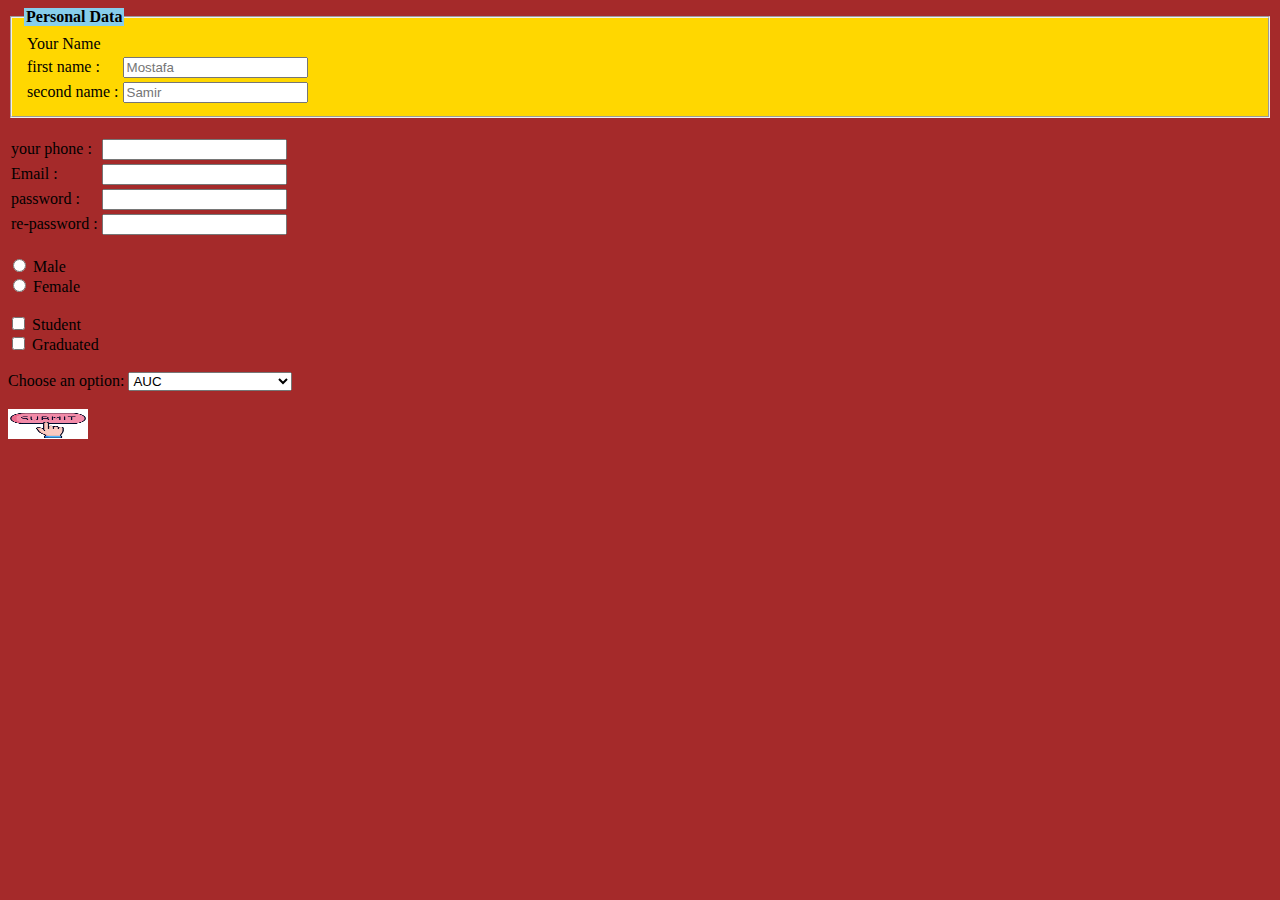
<file: task2/index.html>
<!DOCTYPE html>
<html>
<head>
    <title>Personal Data Form</title>
</head>
<body bgcolor="#a52a2a">

    <form>

        <fieldset style="background-color:gold;">
            <legend style="background-color:skyblue;">
                <b>Personal Data</b>
            </legend>

            <table>
                <tr>
                    <td>Your Name</td>
                </tr>
                <tr>
                    <td><label for="fname">first name :</label></td>
                    <td><input type="text" id="fname" name="fname" placeholder="Mostafa"></td>
                </tr>
                <tr>
                    <td><label for="lname">second name :</label></td>
                    <td><input type="text" id="lname" name="lname" placeholder="Samir"></td>
                </tr>
            </table>
        </fieldset>

        <br>

        <table>
            <tr>
                <td><label for="phone">your phone :</label></td>
                <td><input type="tel" id="phone" name="phone"></td>
            </tr>
            <tr>
                <td><label for="email">Email :</label></td>
                <td><input type="email" id="email" name="email"></td>
            </tr>
            <tr>
                <td><label for="password">password :</label></td>
                <td><input type="password" id="password" name="password"></td>
            </tr>
            <tr>
                <td><label for="repassword">re-password :</label></td>
                <td><input type="password" id="repassword" name="repassword"></td>
            </tr>
        </table>

        <br>

        <input type="radio" id="male" name="gender" value="male">
        <label for="male">Male</label>
        <br>
        <input type="radio" id="female" name="gender" value="female">
        <label for="female">Female</label>

        <br><br>

        <input type="checkbox" id="student" name="status" value="student">
        <label for="student">Student</label>
        <br>
        <input type="checkbox" id="graduated" name="status" value="graduated">
        <label for="graduated">Graduated</label>

        <br><br>

        <label for="options">Choose an option:</label>
        <select id="options" name="options">
            <optgroup label="University">
                <option value="AUC">AUC</option>
                <option value="Cairo">Cairo University</option>
                <option value="Ain Shams">Ain Shams University</option>
            </optgroup>
            <optgroup label="Cars">
                <option value="BMW">BMW</option>
                <option value="Mercedes">Mercedes</option>
                <option value="Toyota">Toyota</option>
            </optgroup>
        </select>

        <br><br>

        <input type="image" src="./image/download.png" alt="Submit" width="80" height="30">

    </form>

</body>
</html>
</file>
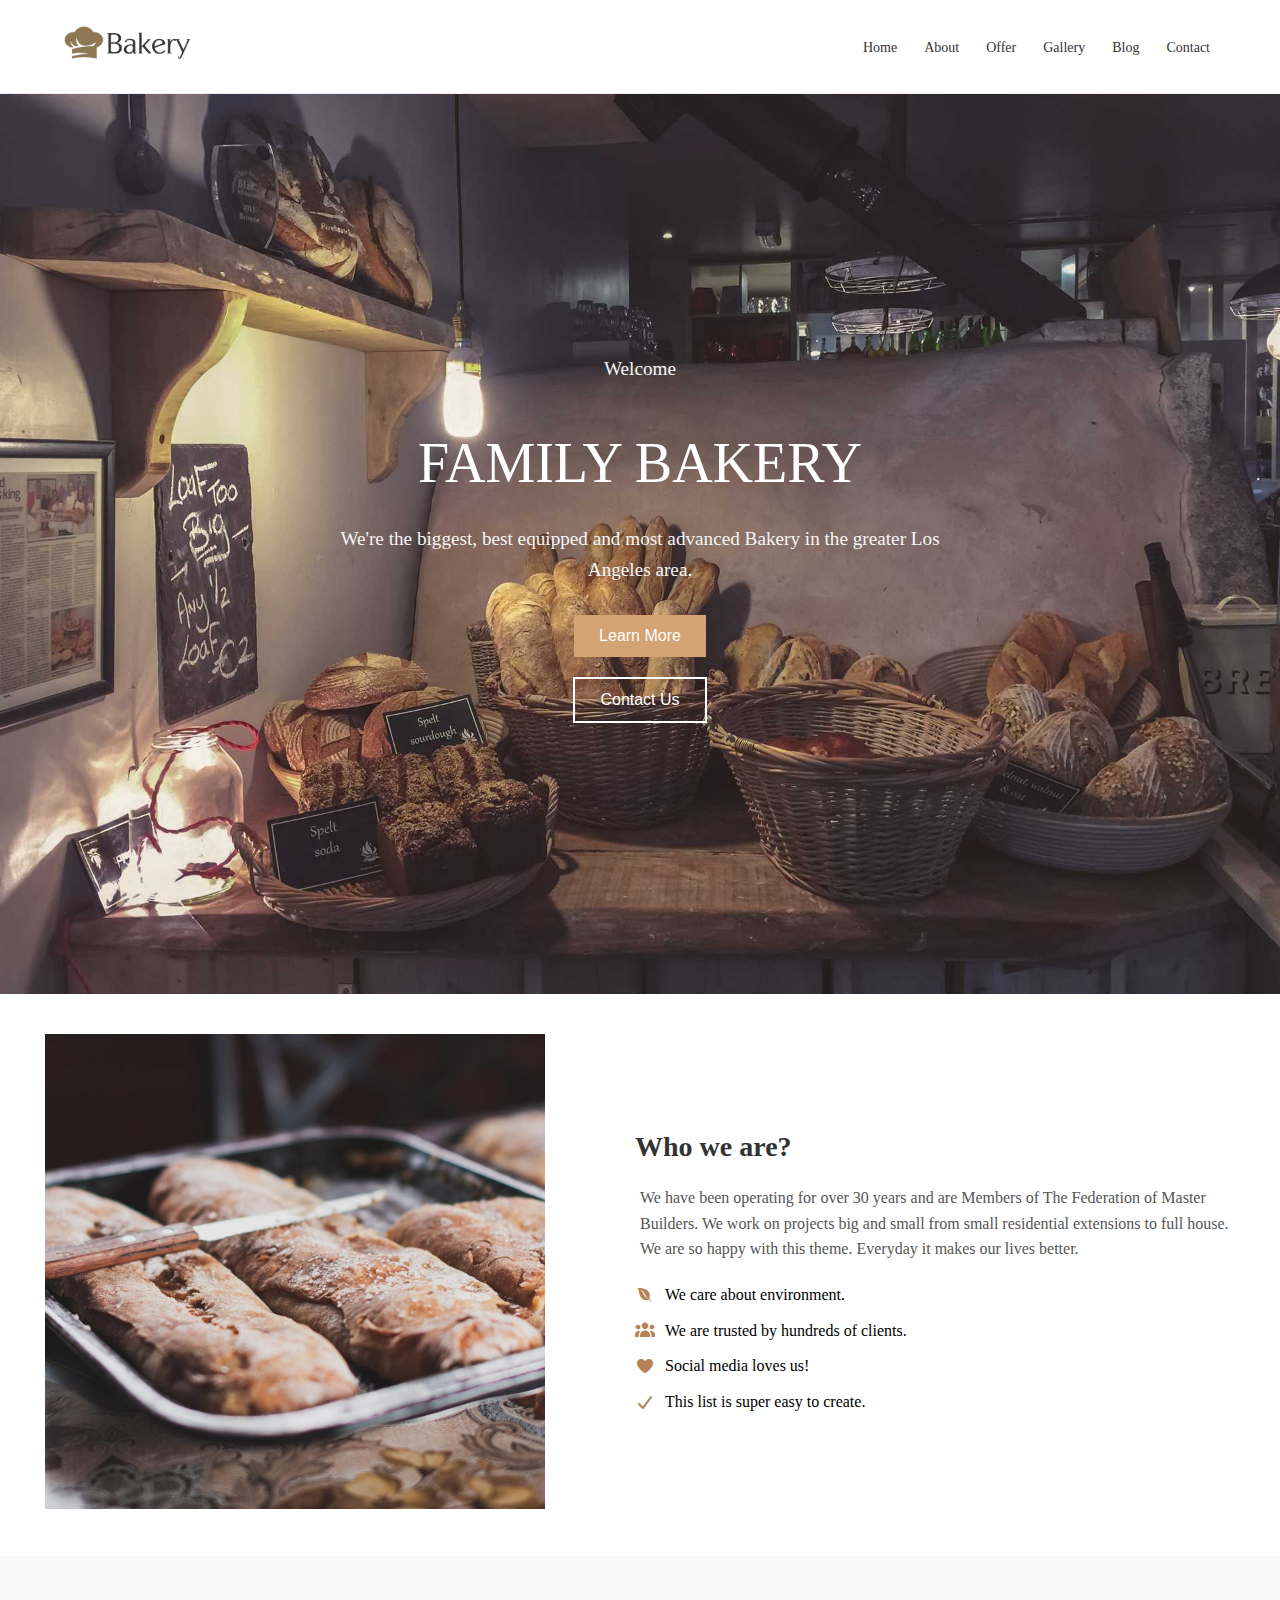
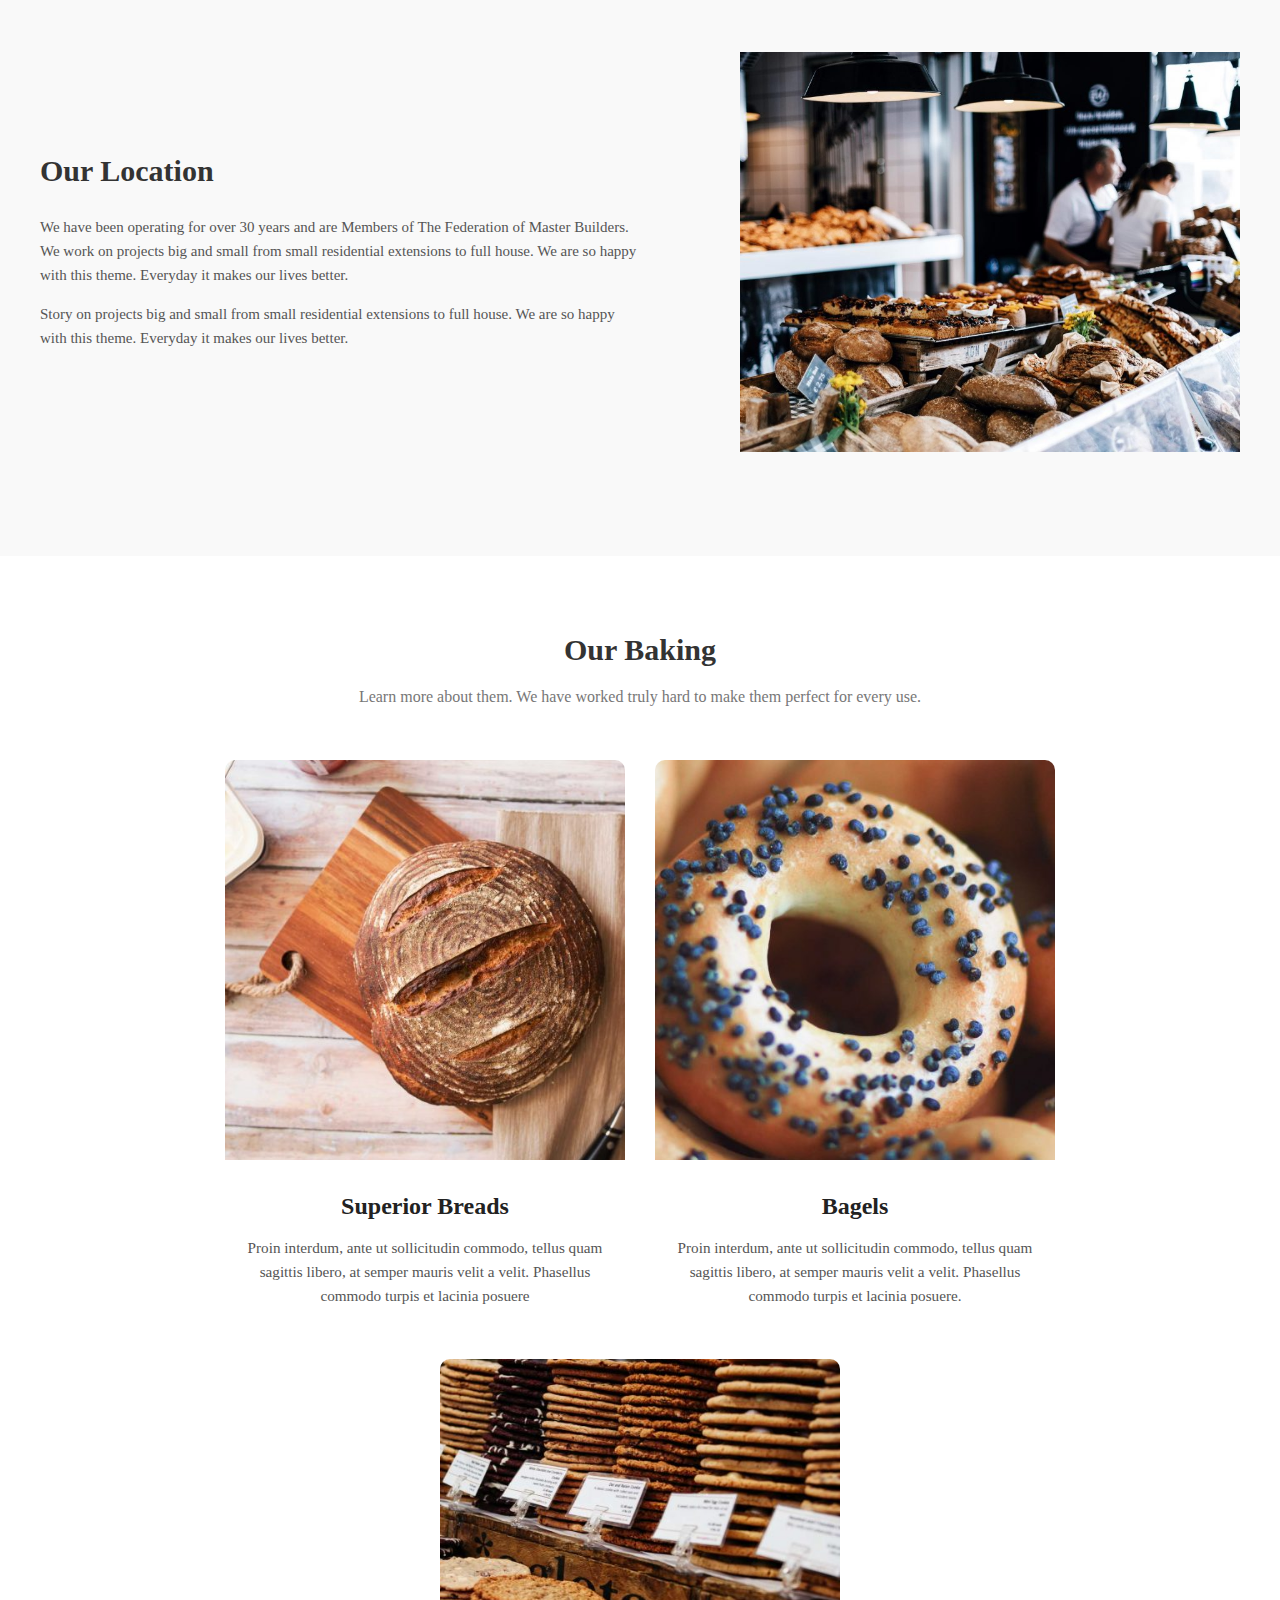
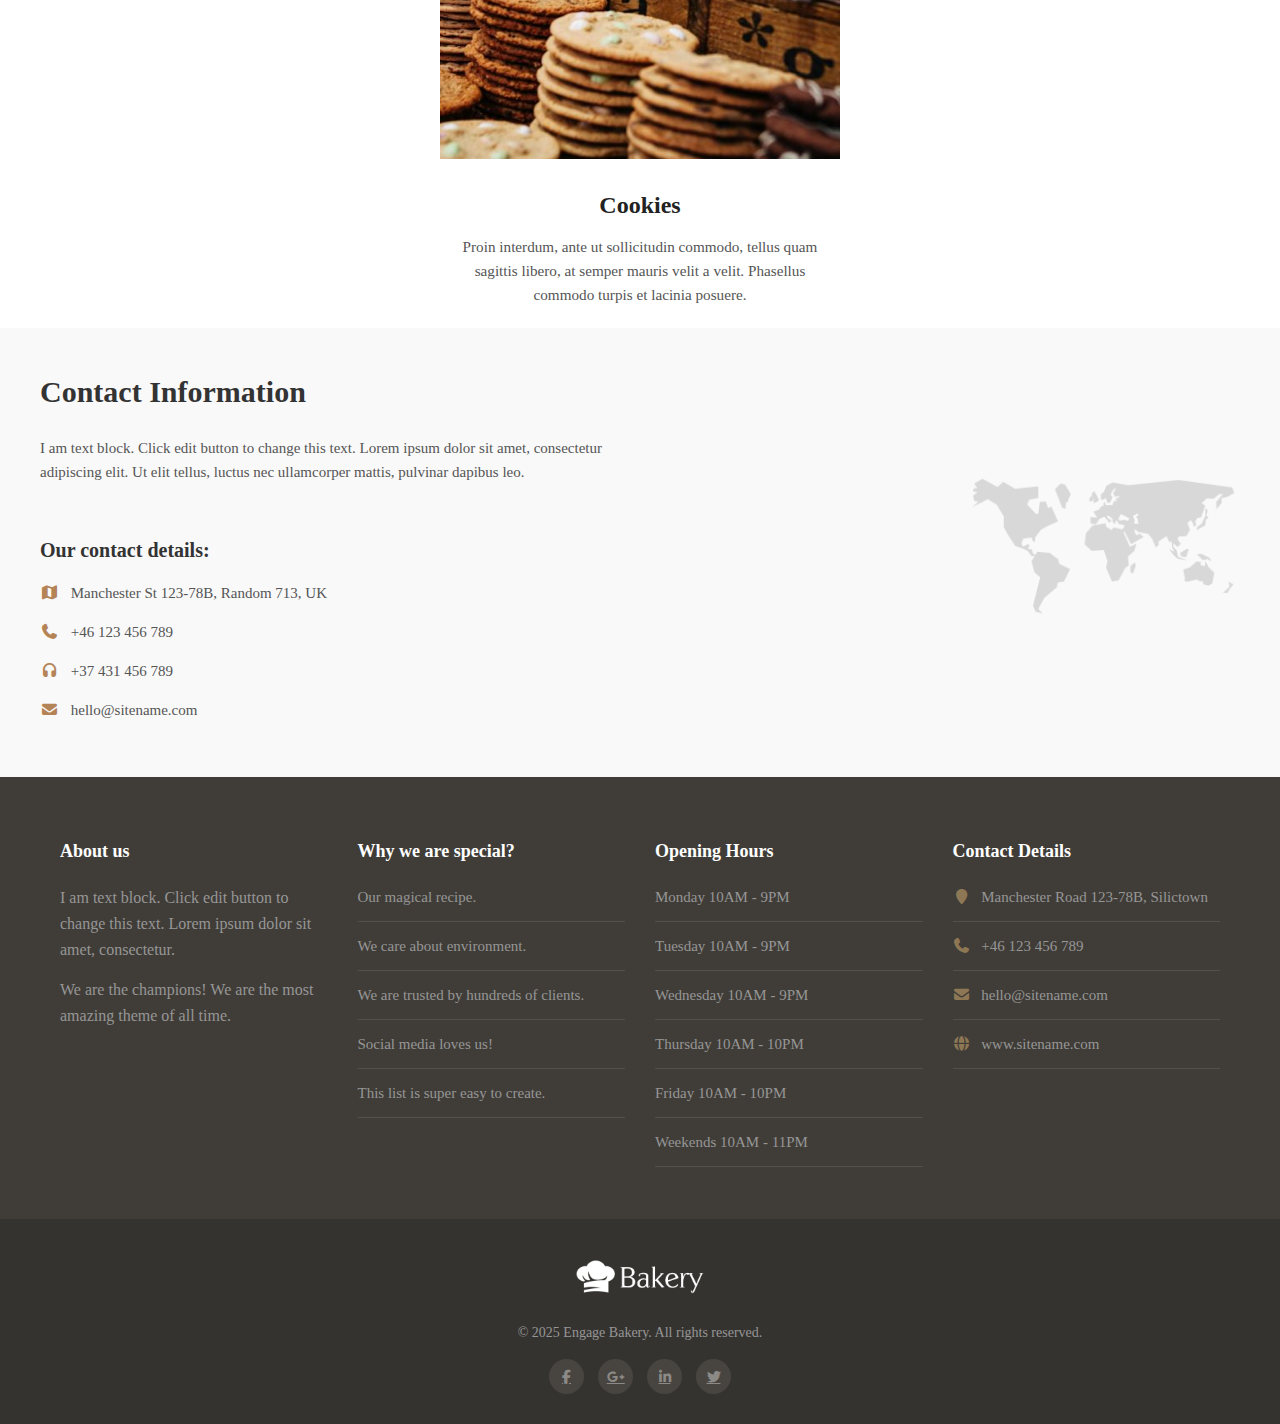
<file: task3/index.html>
<!DOCTYPE html>
<html lang="en">
<head>
  <meta charset="UTF-8">
  <meta name="viewport" content="width=device-width, initial-scale=1.0">
  <title>Bakery</title>
  <link rel="stylesheet" href="./css/all.min.css">
  <link rel="stylesheet" href="./css/style.css">
</head>
<body>

<header>
  <div class="header-container">
    <div class="logo">
      <img
        src="./images/bakery-color.png"
        alt="Family Bakery Logo Color"
      />
    </div>
    <nav>
      <ul>
        <li><a href="./index.html">Home</a></li>
        <li><a href="#">About</a></li>
        <li><a href="#">Offer</a></li>
        <li><a href="#">Gallery</a></li>
        <li><a href="#">Blog</a></li>
        <li><a href="#">Contact</a></li>
      </ul>
    </nav>
  </div>
</header>

  <!-- section one (Home) -->
 <div class="section-one">
  <p>Welcome</p>
  <h1>Family Bakery</h1>
  <p>We're the biggest, best equipped and most advanced Bakery in the greater Los Angeles area.</p>

  <button>
    <a href="./index.html">Learn More</a>
  </button>

  <button>
     <a href="./index.html">Contact Us</a>
  </button>
 </div>    <!-- end section one (Home)  -->

  <!-- section two (Who we are)  -->
<div class="section-two">
  
  <div class="section-two-image">
    <img src="./images/alexandru-stavrica.jpg" alt="Fresh baked bread on a wooden table"/>
  </div>
  
  <div class="section-two-content">
    <h2>Who we are?</h2>
    <p>
      We have been operating for over 30 years and are Members of The Federation of Master Builders. 
      We work on projects big and small from small residential extensions to full house. 
      We are so happy with this theme. Everyday it makes our lives better.
    </p>

  <ul class="features-list">
  <li><i class="fa-brands fa-envira"></i> We care about environment.</li>
  <li><i class="fa-solid fa-users"></i> We are trusted by hundreds of clients.</li>
  <li><i class="fa-solid fa-heart"></i> Social media loves us!</li>
  <li><i class="fa-solid fa-check"></i> This list is super easy to create.</li>
</ul>
  </div>
</div>   <!-- end section two (Who we are)  -->

<!-- section three (location)  -->
<div class="section-three">
  <div class="section-three-contant">
    <h2>Our Location</h2>

  <p>
    We have been operating for over 30 years and are Members of The Federation of Master Builders.
    We work on projects big and small from small residential extensions to full house. We are so happy with this theme.
    Everyday it makes our lives better.
  </p>

  <p>
    Story on projects big and small from small residential extensions to full house.
    We are so happy with this theme. Everyday it makes our lives better.
  </p>

  </div>

  <div class="section-three-image">
    <img src="./images/full-2.jpg" alt="Our bakery shop location in town" />
  </div>
  
</div><!--end section three (location)  -->

<!--  section four (Baking)      -->
<h1 class="title">Our Baking</h1>
<p class="subtitle">Learn more about them. We have worked truly hard to make them perfect for every use.</p>

<div class="cards-container">
    
    <div class="card">
        <img src="./images/ben-garratt.jpg" alt="Superior Breads basket">
        <div class="card-content">
            <h3>Superior Breads</h3>
            <p>Proin interdum, ante ut sollicitudin commodo, tellus quam sagittis libero, at semper mauris velit a velit. 
              Phasellus commodo turpis et lacinia posuere</p>
        </div>
    </div>
  
    <div class="card">
        <img src="./images/stas-ovsky.jpg" alt="Fresh Bagels">
        <div class="card-content">
            <h3>Bagels</h3>
            <p>Proin interdum, ante ut sollicitudin commodo, tellus quam sagittis libero, at semper mauris velit a velit. 
              Phasellus commodo turpis et lacinia posuere.</p>
        </div>
    </div>
    
    <div class="card">
        <img src="./images/clem-onojeghuo.jpg" alt="Delicious Cookies">
        <div class="card-content">
            <h3>Cookies</h3>
            <p>Proin interdum, ante ut sollicitudin commodo, tellus quam sagittis libero, at semper mauris velit a velit. 
              Phasellus commodo turpis et lacinia posuere.</p>
        </div>
    </div>
</div><!-- end section four (Baking)     -->

<!--  section five (Contact )-->
<div class="section-five">
  <div class="section-five-content">
      <h2>Contact Information</h2>
      <p>
        I am text block. Click edit button to change this text. Lorem ipsum dolor sit amet, consectetur adipiscing elit. 
        Ut elit tellus, luctus nec ullamcorper mattis, pulvinar dapibus leo.
      </p>

      <h5>Our contact details:</h5>

      <ul>
        <li>
          <i class="fa-solid fa-map"></i> Manchester St 123-78B, Random 713, UK
        </li>

        <li>
          <i class="fa-solid fa-phone"></i> +46 123 456 789
        </li>

        <li>
          <i class="fa-solid fa-headphones"></i> +37 431 456 789
        </li>

        <li>
          <i class="fa-solid fa-envelope"></i> hello@sitename.com
        </li>
      </ul>
  </div>

  <div class="section-five-image">
    <img src="./images/contact-details-map.png" alt="Map showing bakery contact location">
  </div>
</div>

<!-- Footer -->
  <footer>
    <div class="footer-container">
      <div class="footer-column">
        <h4>About us</h4>
        <p>
          I am text block. Click edit button to change this text. Lorem ipsum
          dolor sit amet, consectetur.
        </p>
        <p>We are the champions! We are the most amazing theme of all time.</p>
      </div>
      <div class="footer-column">
        <h4>Why we are special?</h4>
        <ul>
          <li>Our magical recipe.</li>
          <li>We care about environment.</li>
          <li>We are trusted by hundreds of clients.</li>
          <li>Social media loves us!</li>
          <li>This list is super easy to create.</li>
        </ul>
      </div>
      <div class="footer-column">
        <h4>Opening Hours</h4>
        <ul>
          <li>Monday 10AM - 9PM</li>
          <li>Tuesday 10AM - 9PM</li>
          <li>Wednesday 10AM - 9PM</li>
          <li>Thursday 10AM - 10PM</li>
          <li>Friday 10AM - 10PM</li>
          <li>Weekends 10AM - 11PM</li>
        </ul>
      </div>
      <div class="footer-column">
        <h4>Contact Details</h4>
        <ul>
          <li><i class="fa fa-map-marker"></i>Manchester Road 123-78B, Silictown</li>
          <li><i class="fa fa-phone"></i><a href="tel:+46123456789">+46 123 456 789</a></li>
          <li><i class="fa fa-envelope"></i><a href="mailto:hello@sitename.com">hello@sitename.com</a></li>
          <li><i class="fa fa-globe"></i><a href="http://www.sitename.com">www.sitename.com</a></li>
        </ul>
      </div>
    </div>
    <div class="footer-bottom">
      <img
        src="./images/bakery-light-1.png"
        alt="Family Bakery White Logo"
      />
      <p>© 2025 Engage Bakery. All rights reserved.</p>
      <div class="social-icons">
        <a href="#"><i class="fab fa-facebook-f"></i></a>
        <a href="#"><i class="fab fa-google-plus-g"></i></a>
        <a href="#"><i class="fab fa-linkedin-in"></i></a>
        <a href="#"><i class="fab fa-twitter"></i></a>
      </div>
    </div>
  </footer>

</body>
</html>
</file>
<file: task3/css/style.css>
* {
  margin: 0;
  padding: 0;
  box-sizing: border-box;
}

body {
  font-family: 'Pacifico', cursive;
  line-height: 1.6;
}

/* ----------------  Section one  -----------------*/
.section-one {
  height: 100vh; /* full screen */
  background: url("../images/drew-coffman-1872.jpg") no-repeat center center/cover;
  display: flex;
  flex-direction: column;
  justify-content: center;
  align-items: center;
  text-align: center;
  padding: 0 20px;
  color: #fff;
}

.section-one h1 {
  font-size: 3.5rem;
  margin: 15px 0;
  font-weight: lighter;
  text-transform: uppercase;
}

.section-one p {
  max-width: 600px;
  margin-bottom: 20px;
  font-size: 1.2rem;
  color: #f5f5f5;
}

/* Buttons */
.section-one button {
  padding: 12px 25px;
  margin: 10px;
  font-size: 1rem;
  border: none;
  border-radius: 0px;
  cursor: pointer;
  transition: all 0.3s ease;
}

.section-one button:first-of-type {
  background-color: #d4a373;
  color: white;
}

.section-one button:first-of-type:hover {
  background-color: #b48457;
}

.section-one button:last-of-type {
  background-color: transparent;
  border: 2px solid #fff;
  color: white;
}

.section-one button:last-of-type:hover {
  background-color: white;
  color: #b48457;
  
}

.section-one button a {
  text-decoration: none;
  color: white; 
  font-size: 16px;
}
/* ------------------- end Section one  -------------------------  */

/* ------------------- Section two  -------------------------  */
.section-two {
  display: flex;              
  align-items: center;       
  justify-content: center;   
  padding: 40px;
  background-color: white; 
  gap: 60px;
}

.section-two-image img {
  max-width: 500px;   
  width: 100%;       
}

.section-two-content {
  max-width: 600px;
  margin-left: 30px;
}

.section-two-content h2 {
  font-size: 28px;
  margin-bottom: 15px;
  color: #333;
}

.section-two-content p {
  font-size: 16px;
  color: #555;
  margin-bottom: 20px;
  margin-left: 5px;
}

.features-list {
  list-style: none;
  padding: 0;
}
.features-list li {
  display: flex;
  align-items: center;
  margin: 10px 0;
}
.features-list i {
  margin-right: 10px;
  color: #b48457;
}
/* ------------------- end Section two  -------------------------  */

/* -------------------  Section three  -------------------------  */
.section-three {
  display: flex;              
  align-items: center;       
  justify-content: center;   
  padding: 40px;
  background-color: #f9f9f9;
  gap: 100px;
  height: 600px;
}

.section-three h2 {
  font-size: 30px;
  margin-bottom: 20px;
  color: #333;
}

.section-three p {
  max-width: 600px;
  font-size: 15px;
  line-height: 1.6;
  color: #555;
  margin-bottom: 15px;
}

.section-three img {
  max-width: 500px;   
  width: 100%;    
}
/* ------------------- end Section three  -------------------------  */

/* -----------------------section four --------------------*/
.title {
  font-size: 30px;
  text-align: center;
  margin-top: 70px;
  margin-bottom: 10px;
  color: #333;

}

.subtitle {
  font-size: 1rem;
  text-align: center;
  margin-bottom: 50px;
  color: #777;
}


.cards-container {
  display: flex;
  justify-content: center;
  align-items: stretch;
  gap: 30px;
  padding: 0 40px;
  flex-wrap: wrap;
}

.card {
  background: #fff;
  border-radius: 10px;
  overflow: hidden;
  max-width: 400px;

}

.card img {
  width: 500px;
  height: 400px;
  object-fit: cover;
}

.card-content {
  padding: 20px;
  text-align: center;
}

.card-content h3 {
  font-size: 1.5rem;
  color: #222;
  margin-bottom: 10px;
}

.card-content p {
  font-size: 0.95rem;
  color: #555;
  line-height: 1.6;
}

/* -----------------------end section four --------------------*/


/* -------------------  section five  -------------------------  */
.section-five {
  display: flex;
  align-items: center;
  justify-content: center;
  padding: 40px;
  background-color: #f9f9f9;
  gap: 80px;
}

.section-five-content {
  max-width: 600px;
  margin-right: 250px;
}

.section-five-content h2 {
  font-size: 30px;
  margin-bottom: 20px;
  color: #333;
}

.section-five-content p {
  font-size: 15px;
  line-height: 1.6;
  color: #555;
  margin-bottom: 20px;
}

.section-five-content h5 {
  font-size: 20px;
  color: #333;
  margin-bottom: 15px;
  margin-top: 50px;
}

.section-five-content ul {
  list-style: none;
  padding: 0;
}

.section-five-content ul li {
  display: flex;
  align-items: center;
  margin-bottom: 15px;
  font-size: 15px;
  color: #555;
}

.section-five-content ul li i {
  margin-right: 12px;
  font-size: 15px;
  color: #b48457;
}

.section-five-image img {
  max-width: 800px;
  width: 100%;
}

/* ------------------- end section five  -------------------------  */

/* -------------------  Footer  ------------------- */
footer {
  background-color: #403d38;
  color: #969696;
  padding: 60px 0 0;
  font-family: 'Alegreya', serif;
}

.footer-container {
  max-width: 1200px;
  margin: 0 auto;
  padding: 0 20px;
  display: grid;
  grid-template-columns: repeat(4, 1fr);
  gap: 30px;
}

.footer-column h4 {
  color: #fff;
  font-size: 18px;
  margin-bottom: 20px;
}

.footer-column p {
  margin-bottom: 15px;
  line-height: 1.6;
}

.footer-column ul {
  list-style: none;
  padding: 0;
}

.footer-column ul li {
  margin-bottom: 12px;
  padding-bottom: 12px;
  border-bottom: 1px solid rgba(255, 255, 255, 0.1);
  font-size: 15px;
}

.footer-column ul li a {
  color: #969696;
  text-decoration: none;
  transition: color 0.3s;
}

.footer-column ul li a:hover {
  color: #fff;
}

.footer-column ul li i {
  margin-right: 10px;
  color: #8e7754;
}

/* Footer bottom */
.footer-bottom {
  background-color: #353330;
  padding: 40px 0 30px;
  text-align: center;
  margin-top: 40px;
}

.footer-bottom img {
  height: 35px;
  margin-bottom: 20px;
}

.footer-bottom p {
  margin-bottom: 15px;
  font-size: 14px;
  color: #969696;
}

.social-icons a {
  color: #8c8a86;
  background-color: #484540;
  width: 35px;
  height: 35px;
  border-radius: 50%;
  display: inline-flex;
  align-items: center;
  justify-content: center;
  margin: 0 5px;
  font-size: 14px;
  transition: all 0.3s;
}

.social-icons a:hover {
  color: #fff;
  background-color: #8e7754;
}


/* ---------------- HEADER ---------------- */
header {
  background-color: #ffffff;  
  padding: 20px 0;
  border-bottom: 1px solid #eee;
  position: sticky;   
  top: 0;
}

.header-container {
  width: 90%;
  max-width: 1200px;
  margin: 0 auto;
  display: flex;
  justify-content: space-between;
  align-items: center;
  padding: 5px 0;  

}

/* Logo */
.logo img {
  height: 35px;  
}

/* Navigation menu */
nav ul {
  list-style: none;
  display: flex;
  gap: 15px;     

}

nav ul li a {
  text-decoration: none;
  color: #333;
  font-size: 14px;    
  transition: color 0.3s;
  padding: 4px 6px;   
}

nav ul li a:hover {
  color: #c59d5f;
}
</file>
